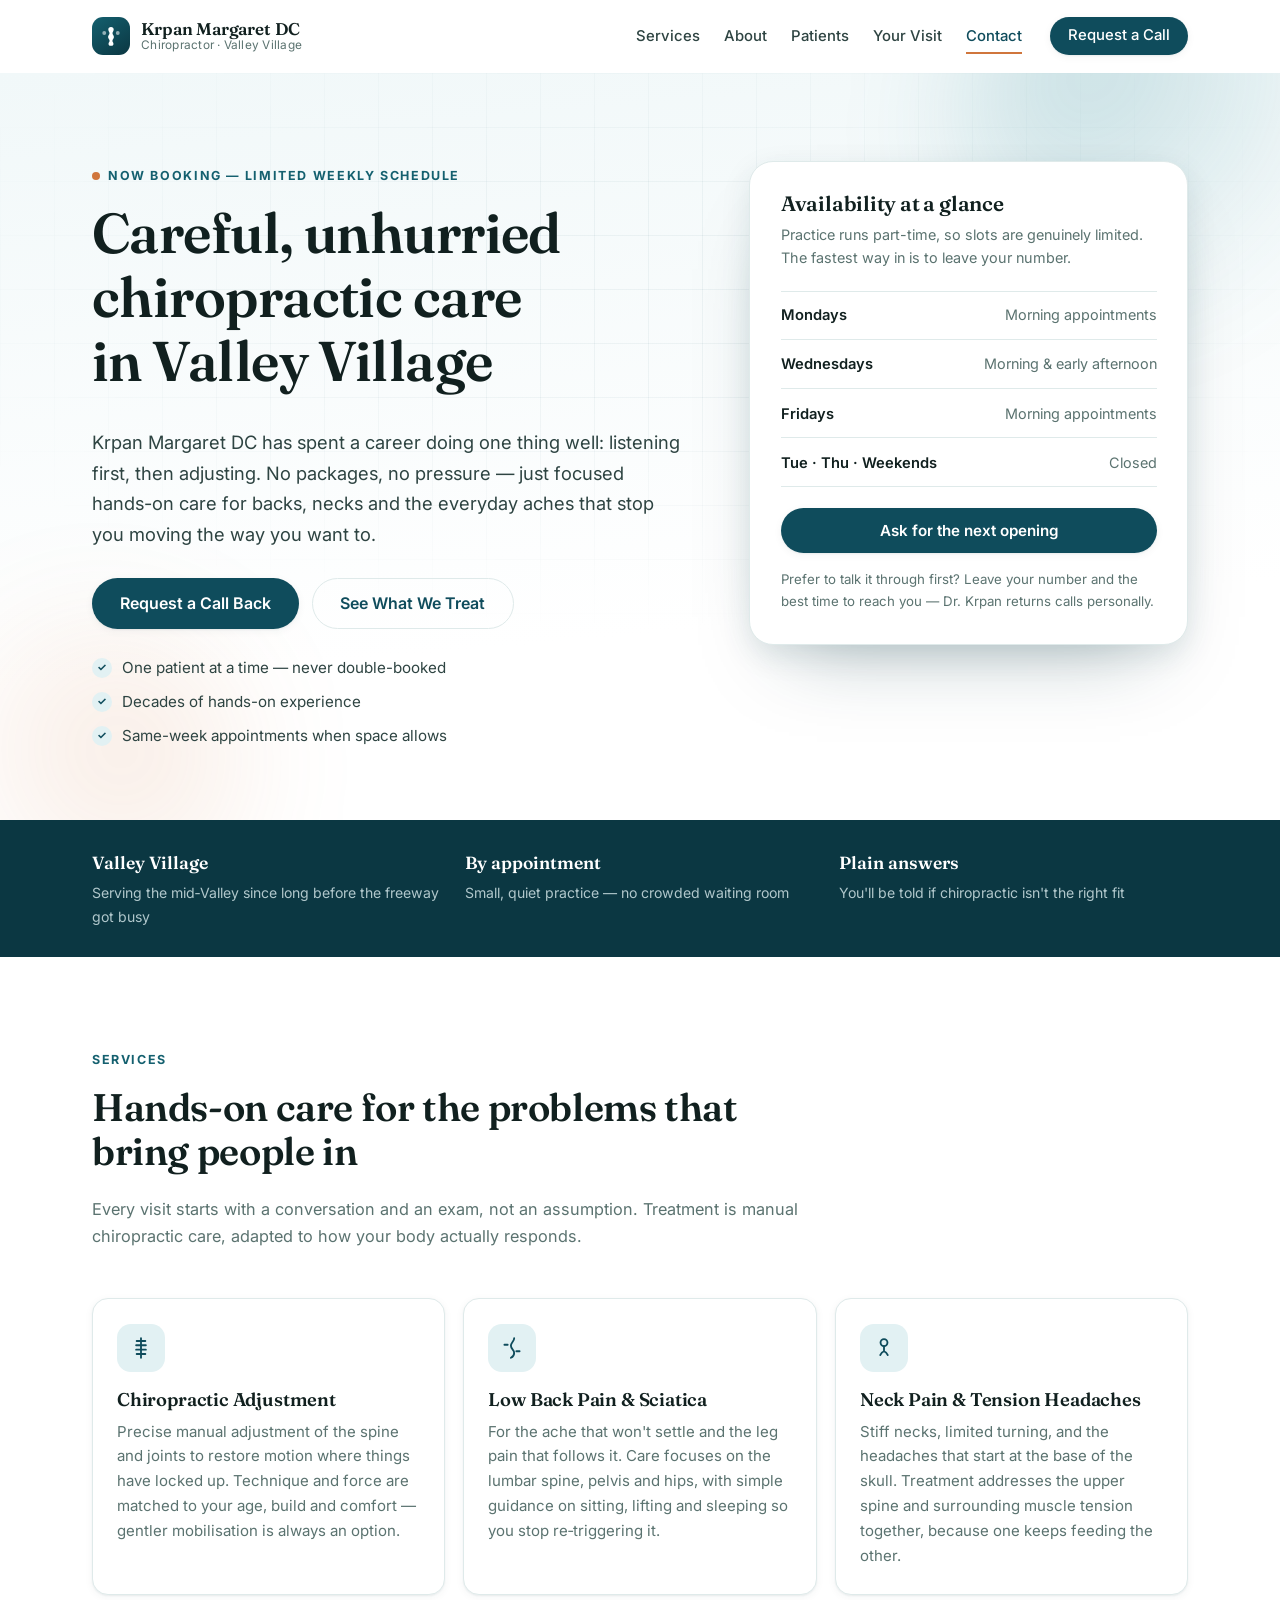
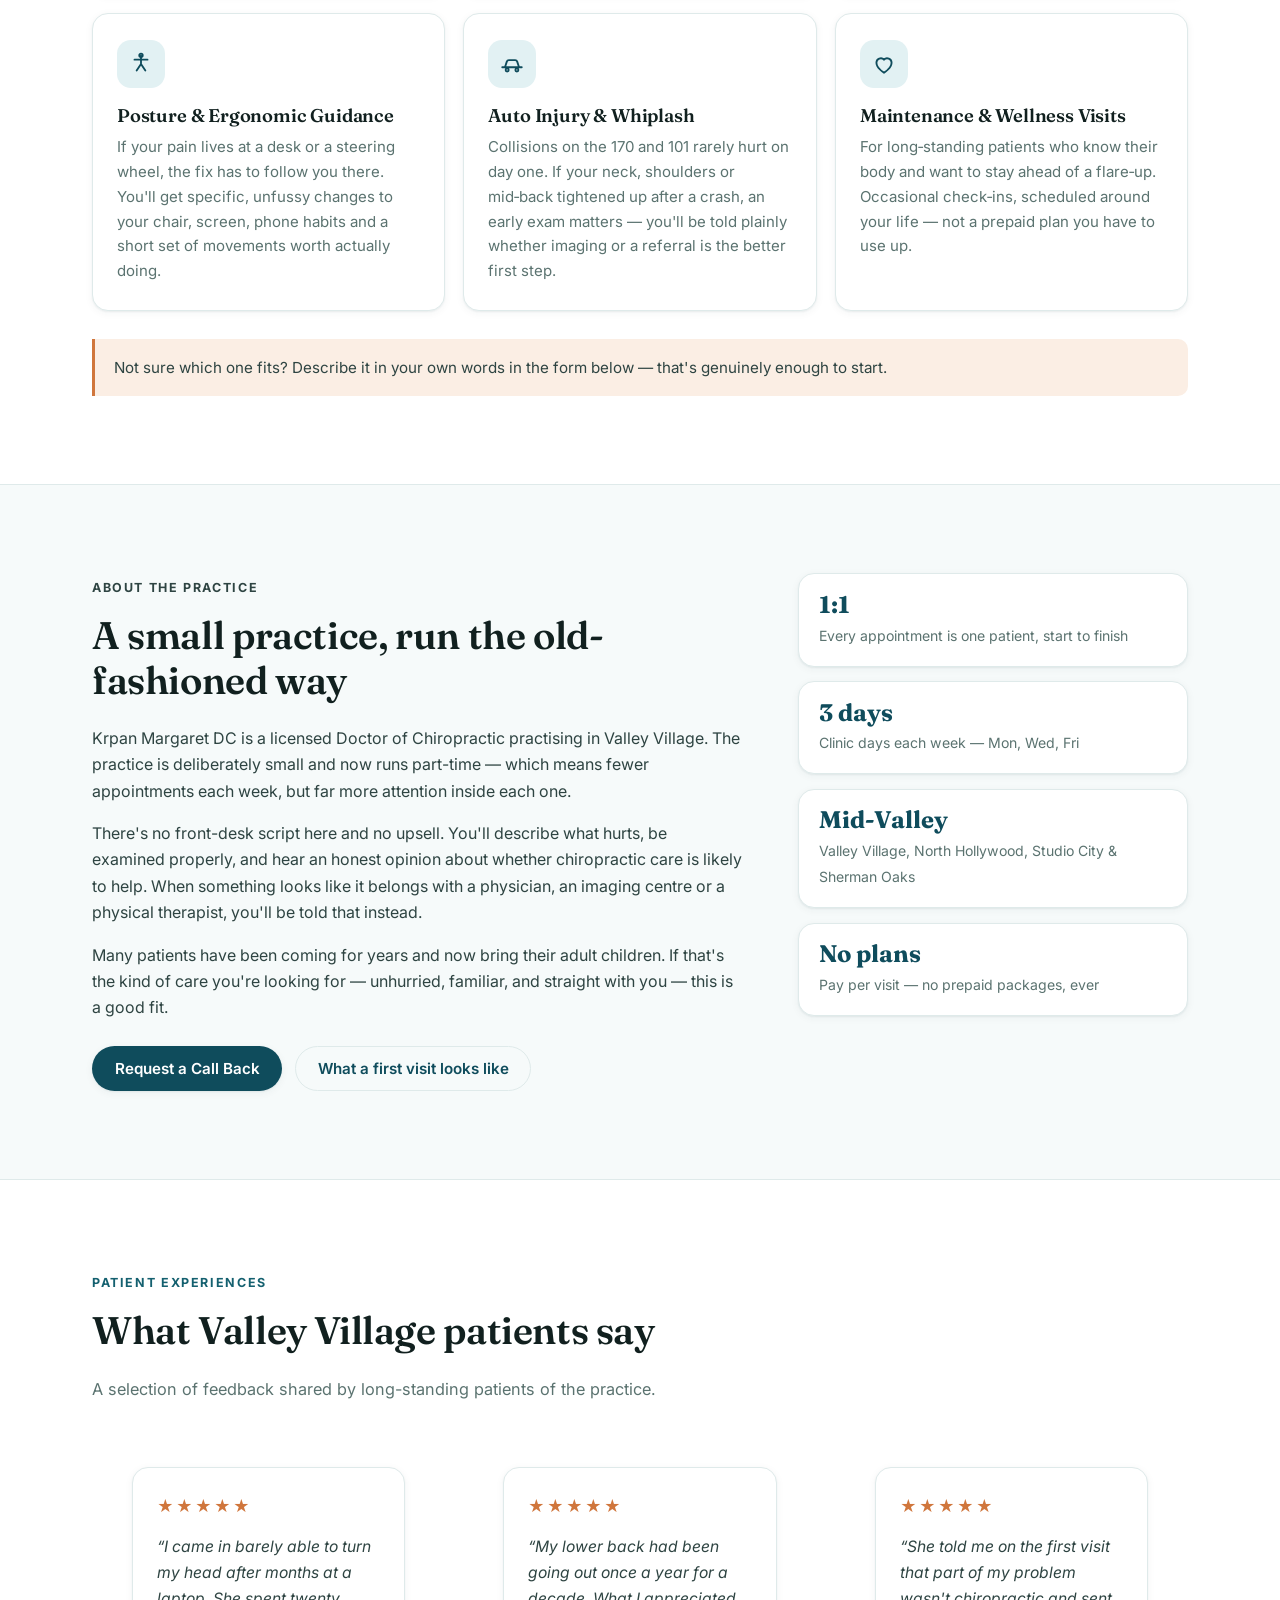
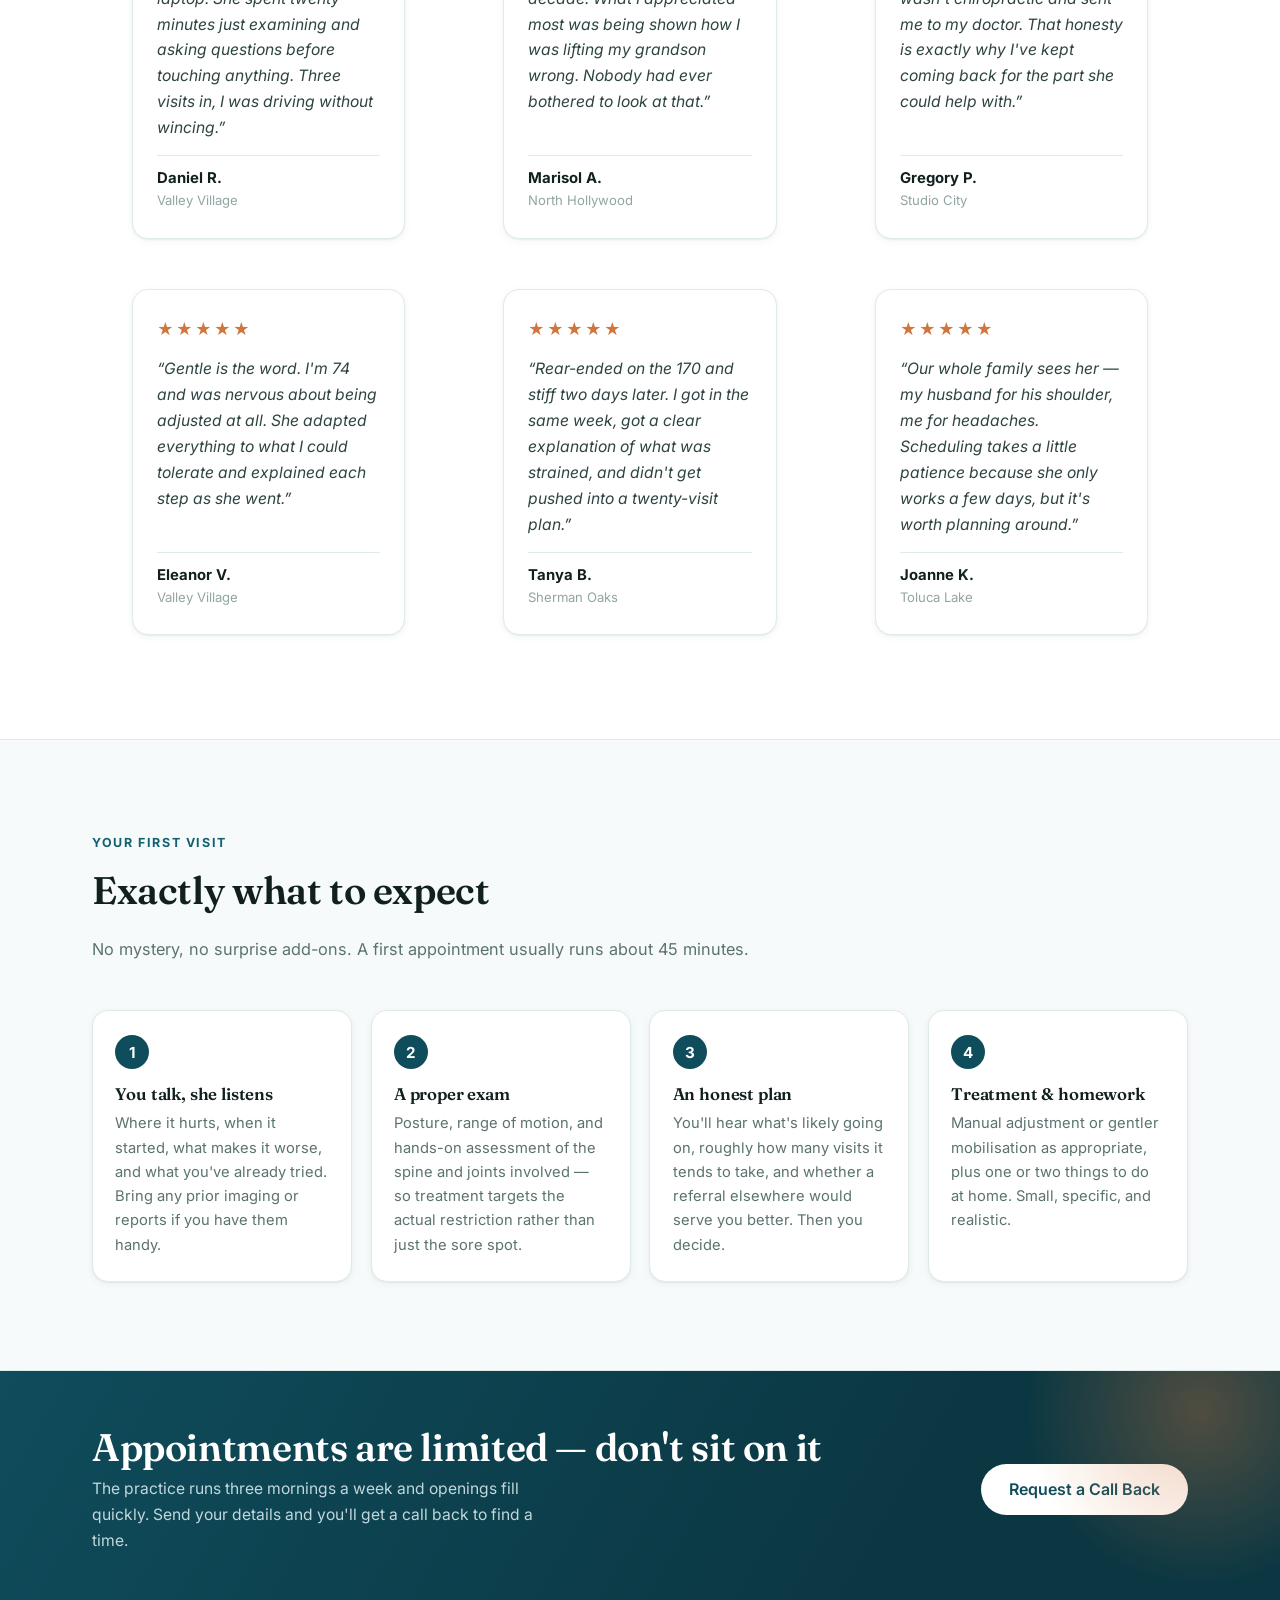
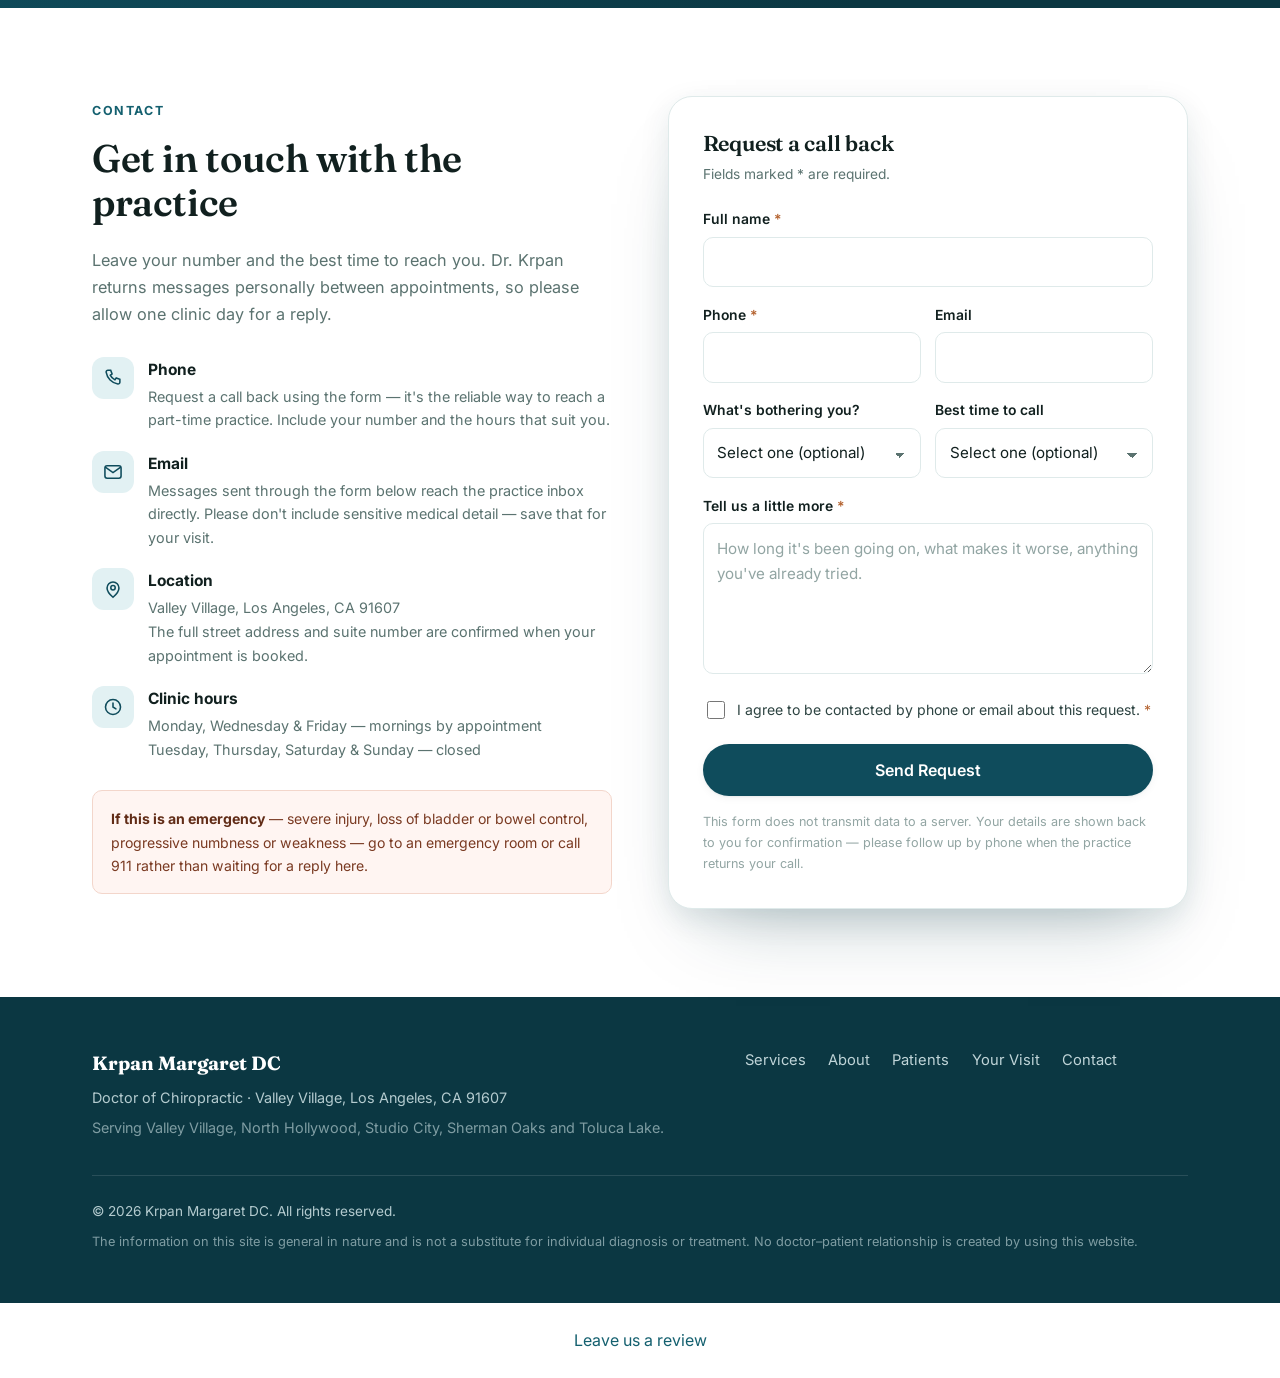
<file: index.html>
<!DOCTYPE html>
<html lang="en">
<head>
<meta charset="utf-8" />
<meta name="viewport" content="width=device-width, initial-scale=1" />
<title>Krpan Margaret DC — Chiropractor in Valley Village, CA</title>
<meta name="description" content="Krpan Margaret DC is a chiropractor serving Valley Village, CA. Personal, unhurried chiropractic care for back pain, neck pain, sciatica and posture — by appointment on a limited weekly schedule." />
<meta name="author" content="Krpan Margaret DC" />
<meta name="theme-color" content="#0f4c5c" />
<link rel="canonical" href="https://krpanmargaretdc.com/" />

<meta property="og:type" content="website" />
<meta property="og:title" content="Krpan Margaret DC — Chiropractor in Valley Village, CA" />
<meta property="og:description" content="Personal, unhurried chiropractic care in Valley Village. Back pain, neck pain, sciatica and posture care — by appointment." />
<meta property="og:url" content="https://krpanmargaretdc.com/" />
<meta property="og:locale" content="en_US" />
<meta name="twitter:card" content="summary" />
<meta name="twitter:title" content="Krpan Margaret DC — Chiropractor in Valley Village, CA" />
<meta name="twitter:description" content="Personal, unhurried chiropractic care in Valley Village. By appointment, limited weekly schedule." />

<link rel="icon" href="favicon.svg" type="image/svg+xml" />
<link rel="apple-touch-icon" href="favicon.svg" />
<link rel="preconnect" href="https://fonts.googleapis.com" />
<link rel="preconnect" href="https://fonts.gstatic.com" crossorigin />
<link href="https://fonts.googleapis.com/css2?family=Fraunces:opsz,wght@9..144,500;9..144,600&family=Inter:wght@400;500;600;700&display=swap" rel="stylesheet" />
<link rel="stylesheet" href="styles.css" />

<script type="application/ld+json">
{
  "@context": "https://schema.org",
  "@type": "Chiropractic",
  "name": "Krpan Margaret DC",
  "description": "Chiropractic care in Valley Village, California. Personal, unhurried treatment for back pain, neck pain, sciatica and posture, by appointment.",
  "medicalSpecialty": "Chiropractic",
  "areaServed": [
    { "@type": "Place", "name": "Valley Village, Los Angeles, CA" },
    { "@type": "Place", "name": "North Hollywood, CA" },
    { "@type": "Place", "name": "Studio City, CA" },
    { "@type": "Place", "name": "Sherman Oaks, CA" },
    { "@type": "Place", "name": "Toluca Lake, CA" }
  ],
  "address": {
    "@type": "PostalAddress",
    "addressLocality": "Valley Village",
    "addressRegion": "CA",
    "addressCountry": "US"
  },
  "availableService": [
    { "@type": "MedicalTherapy", "name": "Chiropractic adjustment" },
    { "@type": "MedicalTherapy", "name": "Back pain and sciatica care" },
    { "@type": "MedicalTherapy", "name": "Neck pain and headache care" },
    { "@type": "MedicalTherapy", "name": "Posture and ergonomic guidance" },
    { "@type": "MedicalTherapy", "name": "Auto injury and whiplash care" },
    { "@type": "MedicalTherapy", "name": "Maintenance and wellness visits" }
  ]
}
</script>
</head>
<body>

<a class="skip-link" href="#main">Skip to main content</a>

<header class="site-header" id="siteHeader">
  <div class="wrap header-inner">
    <a class="brand" href="#top" aria-label="Krpan Margaret DC — home">
      <span class="brand-mark" aria-hidden="true">
        <svg viewBox="0 0 32 32" role="presentation" focusable="false">
          <path d="M16 4c2.4 0 3.6 1.5 3.6 3.2 0 2-1.6 3-1.6 5.1 0 2 1.9 2.7 1.9 5s-2 3-2 5.1c0 1.8 1.4 2.6 1.4 4.1 0 1.6-1.3 2.5-3.3 2.5s-3.3-.9-3.3-2.5c0-1.5 1.4-2.3 1.4-4.1 0-2.1-2-2.8-2-5.1s1.9-3 1.9-5c0-2.1-1.6-3.1-1.6-5.1C12.4 5.5 13.6 4 16 4z" fill="currentColor"/>
          <circle cx="7" cy="12" r="2.6" fill="currentColor" opacity=".55"/>
          <circle cx="25" cy="12" r="2.6" fill="currentColor" opacity=".55"/>
        </svg>
      </span>
      <span class="brand-text">
        <strong>Krpan Margaret DC</strong>
        <small>Chiropractor · Valley Village</small>
      </span>
    </a>

    <nav class="nav" id="nav" aria-label="Main navigation">
      <a href="#services">Services</a>
      <a href="#about">About</a>
      <a href="#testimonials">Patients</a>
      <a href="#visit">Your Visit</a>
      <a href="#contact">Contact</a>
      <a class="btn btn-primary btn-sm nav-cta" href="#contact">Request a Call</a>
    </nav>

    <button class="nav-toggle" id="navToggle" type="button" aria-expanded="false" aria-controls="nav" aria-label="Open navigation menu">
      <span></span><span></span><span></span>
    </button>
  </div>
</header>

<main id="main">

  <!-- HERO -->
  <section class="hero" id="top">
    <div class="hero-bg" aria-hidden="true">
      <span class="orb orb-1"></span>
      <span class="orb orb-2"></span>
      <span class="grid-lines"></span>
    </div>
    <div class="wrap hero-inner">
      <div class="hero-copy">
        <p class="eyebrow"><span class="pulse" aria-hidden="true"></span> Now booking — limited weekly schedule</p>
        <h1>Careful, unhurried chiropractic care in&nbsp;Valley&nbsp;Village</h1>
        <p class="lede">
          Krpan Margaret DC has spent a career doing one thing well: listening first, then adjusting.
          No packages, no pressure — just focused hands-on care for backs, necks and the everyday aches
          that stop you moving the way you want to.
        </p>
        <div class="hero-actions">
          <a class="btn btn-primary btn-lg" href="#contact">Request a Call Back</a>
          <a class="btn btn-ghost btn-lg" href="#services">See What We Treat</a>
        </div>
        <ul class="hero-points">
          <li><span aria-hidden="true">✓</span> One patient at a time — never double-booked</li>
          <li><span aria-hidden="true">✓</span> Decades of hands-on experience</li>
          <li><span aria-hidden="true">✓</span> Same-week appointments when space allows</li>
        </ul>
      </div>

      <aside class="hero-card" aria-label="Appointment availability">
        <div class="card-head">
          <h2>Availability at a glance</h2>
          <p>Practice runs part-time, so slots are genuinely limited. The fastest way in is to leave your number.</p>
        </div>
        <dl class="avail">
          <div><dt>Mondays</dt><dd>Morning appointments</dd></div>
          <div><dt>Wednesdays</dt><dd>Morning &amp; early afternoon</dd></div>
          <div><dt>Fridays</dt><dd>Morning appointments</dd></div>
          <div><dt>Tue · Thu · Weekends</dt><dd class="muted">Closed</dd></div>
        </dl>
        <a class="btn btn-primary btn-block" href="#contact">Ask for the next opening</a>
        <p class="card-foot">Prefer to talk it through first? Leave your number and the best time to reach you — Dr.&nbsp;Krpan returns calls personally.</p>
      </aside>
    </div>
  </section>

  <!-- TRUST STRIP -->
  <section class="strip" aria-label="Practice highlights">
    <div class="wrap strip-inner">
      <div><strong>Valley Village</strong><span>Serving the mid‑Valley since long before the freeway got busy</span></div>
      <div><strong>By appointment</strong><span>Small, quiet practice — no crowded waiting room</span></div>
      <div><strong>Plain answers</strong><span>You'll be told if chiropractic isn't the right fit</span></div>
    </div>
  </section>

  <!-- SERVICES -->
  <section class="section" id="services">
    <div class="wrap">
      <header class="section-head">
        <p class="eyebrow">Services</p>
        <h2>Hands-on care for the problems that bring people in</h2>
        <p class="section-sub">Every visit starts with a conversation and an exam, not an assumption. Treatment is manual chiropractic care, adapted to how your body actually responds.</p>
      </header>

      <div class="cards">
        <article class="card service">
          <span class="ico" aria-hidden="true">
            <svg viewBox="0 0 24 24" fill="none" stroke="currentColor" stroke-width="1.7" stroke-linecap="round"><path d="M12 3v18"/><path d="M8 5.5h8M7.5 9.5h9M7.5 13.5h9M8 17.5h8"/></svg>
          </span>
          <h3>Chiropractic Adjustment</h3>
          <p>Precise manual adjustment of the spine and joints to restore motion where things have locked up. Technique and force are matched to your age, build and comfort — gentler mobilisation is always an option.</p>
        </article>

        <article class="card service">
          <span class="ico" aria-hidden="true">
            <svg viewBox="0 0 24 24" fill="none" stroke="currentColor" stroke-width="1.7" stroke-linecap="round"><path d="M14 3c0 3-3 4-3 7s3 3.5 3 6.5S11 21 11 21"/><path d="M5 9h3M16 15h3"/></svg>
          </span>
          <h3>Low Back Pain &amp; Sciatica</h3>
          <p>For the ache that won't settle and the leg pain that follows it. Care focuses on the lumbar spine, pelvis and hips, with simple guidance on sitting, lifting and sleeping so you stop re‑triggering it.</p>
        </article>

        <article class="card service">
          <span class="ico" aria-hidden="true">
            <svg viewBox="0 0 24 24" fill="none" stroke="currentColor" stroke-width="1.7" stroke-linecap="round"><circle cx="12" cy="7" r="3.2"/><path d="M12 10.2V15M8.5 18.5c1-2 2.2-3 3.5-3.5 1.3.5 2.5 1.5 3.5 3.5"/></svg>
          </span>
          <h3>Neck Pain &amp; Tension Headaches</h3>
          <p>Stiff necks, limited turning, and the headaches that start at the base of the skull. Treatment addresses the upper spine and surrounding muscle tension together, because one keeps feeding the other.</p>
        </article>

        <article class="card service">
          <span class="ico" aria-hidden="true">
            <svg viewBox="0 0 24 24" fill="none" stroke="currentColor" stroke-width="1.7" stroke-linecap="round"><path d="M12 4v8M12 12l4 6M12 12l-4 6"/><circle cx="12" cy="4" r="1.6"/><path d="M6 8h12"/></svg>
          </span>
          <h3>Posture &amp; Ergonomic Guidance</h3>
          <p>If your pain lives at a desk or a steering wheel, the fix has to follow you there. You'll get specific, unfussy changes to your chair, screen, phone habits and a short set of movements worth actually doing.</p>
        </article>

        <article class="card service">
          <span class="ico" aria-hidden="true">
            <svg viewBox="0 0 24 24" fill="none" stroke="currentColor" stroke-width="1.7" stroke-linecap="round"><path d="M3 15h18M5.5 15l1.7-5.2A2 2 0 0 1 9.1 8.4h5.8a2 2 0 0 1 1.9 1.4L18.5 15"/><circle cx="7.5" cy="17.5" r="1.4"/><circle cx="16.5" cy="17.5" r="1.4"/></svg>
          </span>
          <h3>Auto Injury &amp; Whiplash</h3>
          <p>Collisions on the 170 and 101 rarely hurt on day one. If your neck, shoulders or mid‑back tightened up after a crash, an early exam matters — you'll be told plainly whether imaging or a referral is the better first step.</p>
        </article>

        <article class="card service">
          <span class="ico" aria-hidden="true">
            <svg viewBox="0 0 24 24" fill="none" stroke="currentColor" stroke-width="1.7" stroke-linecap="round"><path d="M12 20s-7-4.4-7-9.2A4.1 4.1 0 0 1 12 8a4.1 4.1 0 0 1 7 2.8C19 15.6 12 20 12 20z"/></svg>
          </span>
          <h3>Maintenance &amp; Wellness Visits</h3>
          <p>For long‑standing patients who know their body and want to stay ahead of a flare‑up. Occasional check‑ins, scheduled around your life — not a prepaid plan you have to use up.</p>
        </article>
      </div>

      <p class="services-note">
        Not sure which one fits? Describe it in your own words in the form below — that's genuinely enough to start.
      </p>
    </div>
  </section>

  <!-- ABOUT -->
  <section class="section section-alt" id="about">
    <div class="wrap about-grid">
      <div class="about-copy">
        <p class="eyebrow">About the practice</p>
        <h2>A small practice, run the old-fashioned way</h2>
        <p>
          Krpan Margaret DC is a licensed Doctor of Chiropractic practising in Valley Village. The practice is
          deliberately small and now runs part-time — which means fewer appointments each week, but far more
          attention inside each one.
        </p>
        <p>
          There's no front-desk script here and no upsell. You'll describe what hurts, be examined properly, and
          hear an honest opinion about whether chiropractic care is likely to help. When something looks like it
          belongs with a physician, an imaging centre or a physical therapist, you'll be told that instead.
        </p>
        <p>
          Many patients have been coming for years and now bring their adult children. If that's the kind of
          care you're looking for — unhurried, familiar, and straight with you — this is a good fit.
        </p>
        <div class="about-actions">
          <a class="btn btn-primary" href="#contact">Request a Call Back</a>
          <a class="btn btn-ghost" href="#visit">What a first visit looks like</a>
        </div>
      </div>

      <ul class="stat-list">
        <li><strong>1:1</strong><span>Every appointment is one patient, start to finish</span></li>
        <li><strong>3 days</strong><span>Clinic days each week — Mon, Wed, Fri</span></li>
        <li><strong>Mid‑Valley</strong><span>Valley Village, North Hollywood, Studio City &amp; Sherman Oaks</span></li>
        <li><strong>No plans</strong><span>Pay per visit — no prepaid packages, ever</span></li>
      </ul>
    </div>
  </section>

  <!-- TESTIMONIALS -->
  <section class="section" id="testimonials">
    <div class="wrap">
      <header class="section-head">
        <p class="eyebrow">Patient experiences</p>
        <h2>What Valley Village patients say</h2>
        <p class="section-sub">A selection of feedback shared by long-standing patients of the practice.</p>
      </header>

      <div class="cards quotes">
        <figure class="card quote">
          <div class="stars" role="img" aria-label="Rated 5 out of 5"><span>★★★★★</span></div>
          <blockquote><p>“I came in barely able to turn my head after months at a laptop. She spent twenty minutes just examining and asking questions before touching anything. Three visits in, I was driving without wincing.”</p></blockquote>
          <figcaption><strong>Daniel R.</strong><span>Valley Village</span></figcaption>
        </figure>

        <figure class="card quote">
          <div class="stars" role="img" aria-label="Rated 5 out of 5"><span>★★★★★</span></div>
          <blockquote><p>“My lower back had been going out once a year for a decade. What I appreciated most was being shown how I was lifting my grandson wrong. Nobody had ever bothered to look at that.”</p></blockquote>
          <figcaption><strong>Marisol A.</strong><span>North Hollywood</span></figcaption>
        </figure>

        <figure class="card quote">
          <div class="stars" role="img" aria-label="Rated 5 out of 5"><span>★★★★★</span></div>
          <blockquote><p>“She told me on the first visit that part of my problem wasn't chiropractic and sent me to my doctor. That honesty is exactly why I've kept coming back for the part she could help with.”</p></blockquote>
          <figcaption><strong>Gregory P.</strong><span>Studio City</span></figcaption>
        </figure>

        <figure class="card quote">
          <div class="stars" role="img" aria-label="Rated 5 out of 5"><span>★★★★★</span></div>
          <blockquote><p>“Gentle is the word. I'm 74 and was nervous about being adjusted at all. She adapted everything to what I could tolerate and explained each step as she went.”</p></blockquote>
          <figcaption><strong>Eleanor V.</strong><span>Valley Village</span></figcaption>
        </figure>

        <figure class="card quote">
          <div class="stars" role="img" aria-label="Rated 5 out of 5"><span>★★★★★</span></div>
          <blockquote><p>“Rear-ended on the 170 and stiff two days later. I got in the same week, got a clear explanation of what was strained, and didn't get pushed into a twenty-visit plan.”</p></blockquote>
          <figcaption><strong>Tanya B.</strong><span>Sherman Oaks</span></figcaption>
        </figure>

        <figure class="card quote">
          <div class="stars" role="img" aria-label="Rated 5 out of 5"><span>★★★★★</span></div>
          <blockquote><p>“Our whole family sees her — my husband for his shoulder, me for headaches. Scheduling takes a little patience because she only works a few days, but it's worth planning around.”</p></blockquote>
          <figcaption><strong>Joanne K.</strong><span>Toluca Lake</span></figcaption>
        </figure>
      </div>
    </div>
  </section>

  <!-- YOUR VISIT -->
  <section class="section section-alt" id="visit">
    <div class="wrap">
      <header class="section-head">
        <p class="eyebrow">Your first visit</p>
        <h2>Exactly what to expect</h2>
        <p class="section-sub">No mystery, no surprise add-ons. A first appointment usually runs about 45 minutes.</p>
      </header>

      <ol class="steps">
        <li>
          <span class="step-num" aria-hidden="true">1</span>
          <h3>You talk, she listens</h3>
          <p>Where it hurts, when it started, what makes it worse, and what you've already tried. Bring any prior imaging or reports if you have them handy.</p>
        </li>
        <li>
          <span class="step-num" aria-hidden="true">2</span>
          <h3>A proper exam</h3>
          <p>Posture, range of motion, and hands-on assessment of the spine and joints involved — so treatment targets the actual restriction rather than just the sore spot.</p>
        </li>
        <li>
          <span class="step-num" aria-hidden="true">3</span>
          <h3>An honest plan</h3>
          <p>You'll hear what's likely going on, roughly how many visits it tends to take, and whether a referral elsewhere would serve you better. Then you decide.</p>
        </li>
        <li>
          <span class="step-num" aria-hidden="true">4</span>
          <h3>Treatment &amp; homework</h3>
          <p>Manual adjustment or gentler mobilisation as appropriate, plus one or two things to do at home. Small, specific, and realistic.</p>
        </li>
      </ol>
    </div>
  </section>

  <!-- CTA BAND -->
  <section class="cta-band" aria-label="Request an appointment">
    <div class="wrap cta-inner">
      <div>
        <h2>Appointments are limited — don't sit on it</h2>
        <p>The practice runs three mornings a week and openings fill quickly. Send your details and you'll get a call back to find a time.</p>
      </div>
      <a class="btn btn-invert btn-lg" href="#contact">Request a Call Back</a>
    </div>
  </section>

  <!-- CONTACT -->
  <section class="section" id="contact">
    <div class="wrap contact-grid">
      <div class="contact-info">
        <p class="eyebrow">Contact</p>
        <h2>Get in touch with the practice</h2>
        <p class="section-sub">Leave your number and the best time to reach you. Dr. Krpan returns messages personally between appointments, so please allow one clinic day for a reply.</p>

        <ul class="contact-list">
          <li>
            <span class="ci" aria-hidden="true">
              <svg viewBox="0 0 24 24" fill="none" stroke="currentColor" stroke-width="1.7" stroke-linecap="round"><path d="M6.5 3.5h3l1.5 4-2 1.4a11 11 0 0 0 5.1 5.1l1.4-2 4 1.5v3a2 2 0 0 1-2.2 2A15.5 15.5 0 0 1 4.5 5.7 2 2 0 0 1 6.5 3.5z"/></svg>
            </span>
            <div>
              <strong>Phone</strong>
              <p>Request a call back using the form — it's the reliable way to reach a part-time practice. Include your number and the hours that suit you.</p>
            </div>
          </li>
          <li>
            <span class="ci" aria-hidden="true">
              <svg viewBox="0 0 24 24" fill="none" stroke="currentColor" stroke-width="1.7" stroke-linecap="round"><rect x="3.2" y="5.2" width="17.6" height="13.6" rx="2.4"/><path d="M4 7l8 5.6L20 7"/></svg>
            </span>
            <div>
              <strong>Email</strong>
              <p>Messages sent through the form below reach the practice inbox directly. Please don't include sensitive medical detail — save that for your visit.</p>
            </div>
          </li>
          <li>
            <span class="ci" aria-hidden="true">
              <svg viewBox="0 0 24 24" fill="none" stroke="currentColor" stroke-width="1.7" stroke-linecap="round"><path d="M12 21s-6.5-5.6-6.5-10.2A6.5 6.5 0 0 1 12 4.3a6.5 6.5 0 0 1 6.5 6.5C18.5 15.4 12 21 12 21z"/><circle cx="12" cy="10.6" r="2.4"/></svg>
            </span>
            <div>
              <strong>Location</strong>
              <p>Valley Village, Los Angeles, CA 91607<br />
              The full street address and suite number are confirmed when your appointment is booked.</p>
            </div>
          </li>
          <li>
            <span class="ci" aria-hidden="true">
              <svg viewBox="0 0 24 24" fill="none" stroke="currentColor" stroke-width="1.7" stroke-linecap="round"><circle cx="12" cy="12" r="8.2"/><path d="M12 7.6V12l3.2 2"/></svg>
            </span>
            <div>
              <strong>Clinic hours</strong>
              <p>Monday, Wednesday &amp; Friday — mornings by appointment<br />
              Tuesday, Thursday, Saturday &amp; Sunday — closed</p>
            </div>
          </li>
        </ul>

        <p class="urgent-note">
          <strong>If this is an emergency</strong> — severe injury, loss of bladder or bowel control, progressive
          numbness or weakness — go to an emergency room or call 911 rather than waiting for a reply here.
        </p>
      </div>

      <div class="form-card">
        <h3>Request a call back</h3>
        <p class="form-intro">Fields marked <span aria-hidden="true">*</span> are required.</p>

        <form id="contactForm" novalidate>
          <div class="field">
            <label for="name">Full name <span class="req" aria-hidden="true">*</span></label>
            <input type="text" id="name" name="name" autocomplete="name" required aria-describedby="err-name" />
            <p class="err" id="err-name" hidden>Please enter your name.</p>
          </div>

          <div class="field-row">
            <div class="field">
              <label for="phone">Phone <span class="req" aria-hidden="true">*</span></label>
              <input type="tel" id="phone" name="phone" autocomplete="tel" inputmode="tel" required aria-describedby="err-phone" />
              <p class="err" id="err-phone" hidden>Please enter a phone number we can reach you on.</p>
            </div>
            <div class="field">
              <label for="email">Email</label>
              <input type="email" id="email" name="email" autocomplete="email" aria-describedby="err-email" />
              <p class="err" id="err-email" hidden>Please check this email address.</p>
            </div>
          </div>

          <div class="field-row">
            <div class="field">
              <label for="reason">What's bothering you?</label>
              <select id="reason" name="reason">
                <option value="">Select one (optional)</option>
                <option>Low back pain or sciatica</option>
                <option>Neck pain or headaches</option>
                <option>Posture / desk-related pain</option>
                <option>After a car accident</option>
                <option>Maintenance or wellness visit</option>
                <option>Something else</option>
              </select>
            </div>
            <div class="field">
              <label for="besttime">Best time to call</label>
              <select id="besttime" name="besttime">
                <option value="">Select one (optional)</option>
                <option>Early morning (8–10am)</option>
                <option>Late morning (10am–12pm)</option>
                <option>Afternoon (12–4pm)</option>
                <option>Evening (4–7pm)</option>
              </select>
            </div>
          </div>

          <div class="field">
            <label for="message">Tell us a little more <span class="req" aria-hidden="true">*</span></label>
            <textarea id="message" name="message" rows="5" required aria-describedby="err-message" placeholder="How long it's been going on, what makes it worse, anything you've already tried."></textarea>
            <p class="err" id="err-message" hidden>Please add a short note so we know how to help.</p>
          </div>

          <div class="field check">
            <input type="checkbox" id="consent" name="consent" required aria-describedby="err-consent" />
            <label for="consent">I agree to be contacted by phone or email about this request. <span class="req" aria-hidden="true">*</span></label>
            <p class="err" id="err-consent" hidden>Please confirm we may contact you.</p>
          </div>

          <button class="btn btn-primary btn-block btn-lg" type="submit">Send Request</button>

          <p class="status" id="formStatus" role="status" aria-live="polite"></p>
          <p class="form-note">This form does not transmit data to a server. Your details are shown back to you for confirmation — please follow up by phone when the practice returns your call.</p>
        </form>
      </div>
    </div>
  </section>
</main>

<footer class="site-footer">
  <div class="wrap footer-inner">
    <div class="footer-brand">
      <strong>Krpan Margaret DC</strong>
      <p>Doctor of Chiropractic · Valley Village, Los Angeles, CA 91607</p>
      <p class="tiny">Serving Valley Village, North Hollywood, Studio City, Sherman Oaks and Toluca Lake.</p>
    </div>
    <nav class="footer-nav" aria-label="Footer navigation">
      <a href="#services">Services</a>
      <a href="#about">About</a>
      <a href="#testimonials">Patients</a>
      <a href="#visit">Your Visit</a>
      <a href="#contact">Contact</a>
    </nav>
    <p class="footer-legal">
      <span>&copy; <span id="year">2026</span> Krpan Margaret DC. All rights reserved.</span>
      <span class="tiny">The information on this site is general in nature and is not a substitute for individual diagnosis or treatment. No doctor–patient relationship is created by using this website.</span>
    </p>
  </div>
</footer>

<a class="call-fab" href="#contact" aria-label="Request a call back">
  <svg viewBox="0 0 24 24" fill="none" stroke="currentColor" stroke-width="1.8" stroke-linecap="round" aria-hidden="true"><path d="M6.5 3.5h3l1.5 4-2 1.4a11 11 0 0 0 5.1 5.1l1.4-2 4 1.5v3a2 2 0 0 1-2.2 2A15.5 15.5 0 0 1 4.5 5.7 2 2 0 0 1 6.5 3.5z"/></svg>
  <span>Request a Call</span>
</a>

<script src="script.js"></script>
<script src="https://vision.leadrai.com/widget/loader.js" data-lv-widget data-kind="chatbot" data-widget="8f7929c3-c810-48a7-90f3-0d31b8659f4e" async></script>
<script src="https://vision.leadrai.com/widget/loader.js" data-lv-widget data-kind="voice" data-widget="c9bb933a-06be-4e27-8e75-9454fd01cf9c" async></script>
<script defer src="https://static.cloudflareinsights.com/beacon.min.js" data-cf-beacon='{"token": "0a932598fc5b4cc9baf156d875620bd1"}'></script>
<script defer data-lv-track src="https://vision.leadrai.com/api/forms/a54e073b55d7a910ba1d997fd59e5d40/t.js"></script>
<p data-lv-review="1" style="text-align:center;margin:24px 0"><a href="/review">Leave us a review</a></p>
</body>
</html>
</file>
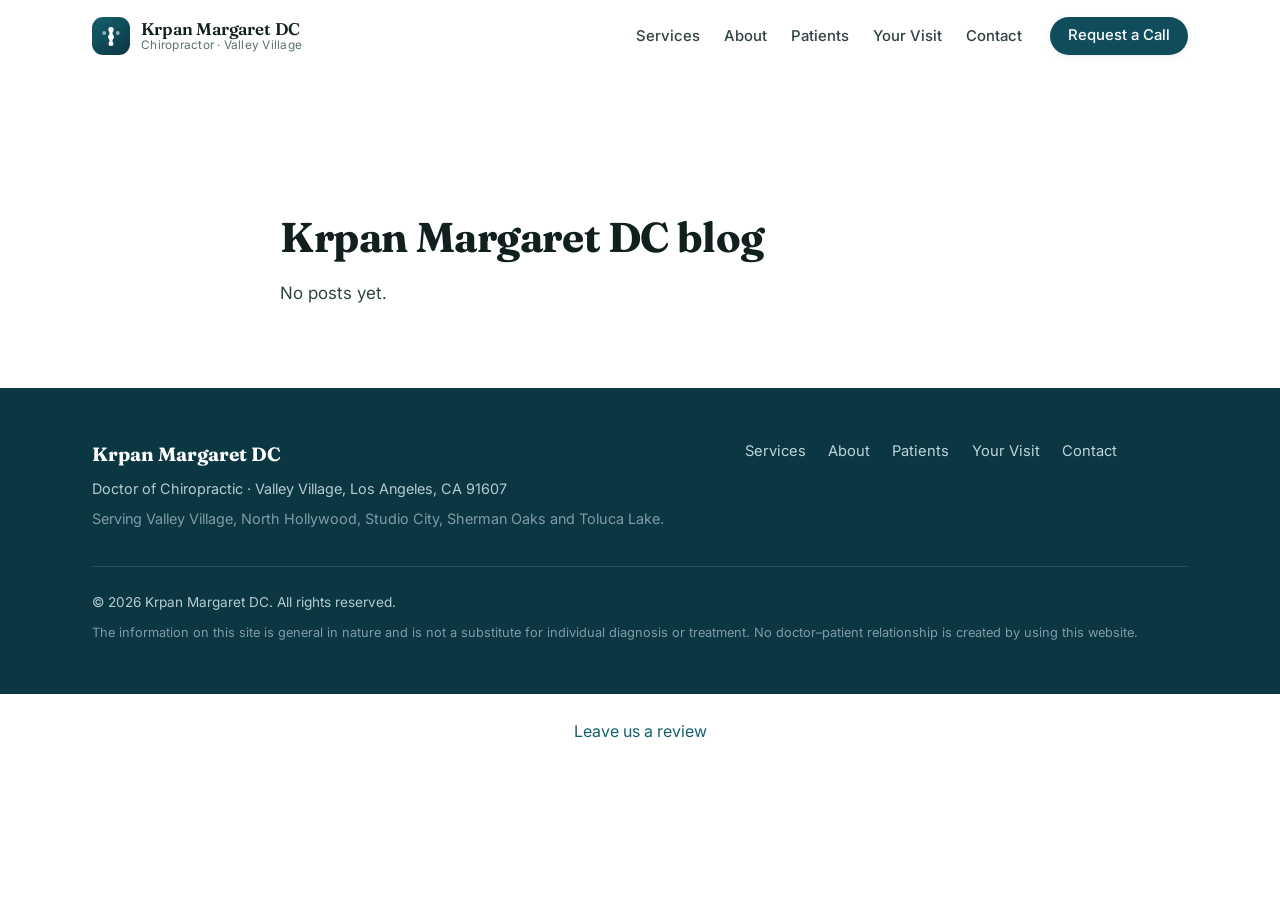
<file: blog/index.html>
<!doctype html>
<html lang="en">
<head>
<meta charset="utf-8">
<meta name="viewport" content="width=device-width, initial-scale=1">
<meta name="theme-color" content="#0f4c5c">
<link rel="icon" href="/favicon.svg" type="image/svg+xml">
<link rel="apple-touch-icon" href="/favicon.svg">
<link rel="preconnect" href="https://fonts.googleapis.com/">
<link rel="preconnect" href="https://fonts.gstatic.com/" crossorigin>
<link rel="stylesheet" href="https://fonts.googleapis.com/css2?family=Fraunces:opsz,wght@9..144,500;9..144,600&amp;family=Inter:wght@400;500;600;700&amp;display=swap">
<link rel="stylesheet" href="/styles.css">
<script src="/script.js"></script>
<title>Blog | Krpan Margaret DC</title>
<meta name="description" content="Articles and answers from Krpan Margaret DC.">
<link rel="canonical" href="https://www.margaretkrpan.com/blog/">
<meta property="og:type" content="article">
<meta property="og:title" content="Blog | Krpan Margaret DC">
<meta property="og:description" content="Articles and answers from Krpan Margaret DC.">
<meta property="og:url" content="https://www.margaretkrpan.com/blog/">
<style>.lv-blog{box-sizing:border-box;max-width:760px;margin:0 auto;padding:clamp(96px,12vw,140px) 20px 64px;line-height:1.7;font-size:1.0625rem}.lv-blog h1{font-size:clamp(1.9rem,4vw,2.6rem);line-height:1.2;font-weight:700;margin:0 0 16px}.lv-blog h2{font-size:1.5rem;line-height:1.3;font-weight:700;margin:40px 0 12px}.lv-blog h3{font-size:1.15rem;line-height:1.4;font-weight:600;margin:24px 0 8px}.lv-blog p{margin:0 0 16px}.lv-blog ul{list-style:disc;padding-left:1.4em;margin:0 0 16px}.lv-blog li{margin:0 0 8px}.lv-blog a{color:inherit;text-decoration:underline;text-underline-offset:2px}.lv-blog__answer{font-size:1.15em}.lv-blog__meta,.lv-blog__crumbs{opacity:.75;font-size:.9em}.lv-blog__cta{margin-top:40px;padding:24px;border:1px solid currentColor;border-radius:8px}.lv-blog .lv-blog__list{list-style:none;padding:0}.lv-blog__list li{margin:0 0 28px}</style>
<script type="application/ld+json">{"@context":"https://schema.org","@graph":[{"@type":"LocalBusiness","@id":"https://www.margaretkrpan.com/#business","name":"Krpan Margaret DC","url":"https://www.margaretkrpan.com/","areaServed":["Valley Village, Los Angeles, CA","North Hollywood, CA","Studio City, CA","Sherman Oaks, CA","Toluca Lake, CA"]}]}</script>
</head>
<body>
<header class="site-header" id="siteHeader">
  <div class="wrap header-inner">
    <a class="brand" href="/#top" aria-label="Krpan Margaret DC — home">
      <span class="brand-mark" aria-hidden="true">
        <svg viewbox="0 0 32 32" role="presentation" focusable="false">
          <path d="M16 4c2.4 0 3.6 1.5 3.6 3.2 0 2-1.6 3-1.6 5.1 0 2 1.9 2.7 1.9 5s-2 3-2 5.1c0 1.8 1.4 2.6 1.4 4.1 0 1.6-1.3 2.5-3.3 2.5s-3.3-.9-3.3-2.5c0-1.5 1.4-2.3 1.4-4.1 0-2.1-2-2.8-2-5.1s1.9-3 1.9-5c0-2.1-1.6-3.1-1.6-5.1C12.4 5.5 13.6 4 16 4z" fill="currentColor"/>
          <circle cx="7" cy="12" r="2.6" fill="currentColor" opacity=".55"/>
          <circle cx="25" cy="12" r="2.6" fill="currentColor" opacity=".55"/>
        </svg>
      </span>
      <span class="brand-text">
        <strong>Krpan Margaret DC</strong>
        <small>Chiropractor · Valley Village</small>
      </span>
    </a>

    <nav class="nav" id="nav" aria-label="Main navigation">
      <a href="/#services">Services</a>
      <a href="/#about">About</a>
      <a href="/#testimonials">Patients</a>
      <a href="/#visit">Your Visit</a>
      <a href="/#contact">Contact</a>
      <a class="btn btn-primary btn-sm nav-cta" href="/#contact">Request a Call</a>
    </nav>

    <button class="nav-toggle" id="navToggle" type="button" aria-expanded="false" aria-controls="nav" aria-label="Open navigation menu">
      <span></span><span></span><span></span>
    </button>
  </div>
</header>
<main id="main" class="lv-blog"><h1>Krpan Margaret DC blog</h1>
<p>No posts yet.</p>
</main>
<footer class="site-footer">
  <div class="wrap footer-inner">
    <div class="footer-brand">
      <strong>Krpan Margaret DC</strong>
      <p>Doctor of Chiropractic · Valley Village, Los Angeles, CA 91607</p>
      <p class="tiny">Serving Valley Village, North Hollywood, Studio City, Sherman Oaks and Toluca Lake.</p>
    </div>
    <nav class="footer-nav" aria-label="Footer navigation">
      <a href="/#services">Services</a>
      <a href="/#about">About</a>
      <a href="/#testimonials">Patients</a>
      <a href="/#visit">Your Visit</a>
      <a href="/#contact">Contact</a>
    </nav>
    <p class="footer-legal">
      <span>&copy; <span id="year">2026</span> Krpan Margaret DC. All rights reserved.</span>
      <span class="tiny">The information on this site is general in nature and is not a substitute for individual diagnosis or treatment. No doctor–patient relationship is created by using this website.</span>
    </p>
  </div>
</footer>
<p data-lv-review="1" style="text-align:center;margin:24px 0"><a href="/review">Leave us a review</a></p>
</body>
</html>
</file>
<file: styles.css>
/* ==========================================================================
   Krpan Margaret DC — Valley Village, CA
   Single-page site stylesheet (vanilla CSS)
   ========================================================================== */

:root {
  --teal-900: #0b3742;
  --teal-800: #0f4c5c;
  --teal-700: #14606f;
  --teal-600: #1b7a8a;
  --teal-100: #e2f1f3;
  --teal-50:  #f1f8f9;

  --clay-600: #b4622f;
  --clay-500: #d0763c;
  --clay-100: #fbeee4;

  --ink-900: #11201f;
  --ink-700: #2e4442;
  --ink-500: #5b7370;
  --ink-300: #92a5a3;

  --bg:       #ffffff;
  --bg-soft:  #f6fafa;
  --line:     #dfeaea;

  --radius-sm: 10px;
  --radius:    16px;
  --radius-lg: 24px;

  --shadow-sm: 0 1px 2px rgba(11, 55, 66, .06), 0 2px 8px rgba(11, 55, 66, .05);
  --shadow:    0 4px 14px rgba(11, 55, 66, .08), 0 18px 40px -20px rgba(11, 55, 66, .25);
  --shadow-lg: 0 10px 30px rgba(11, 55, 66, .10), 0 40px 80px -40px rgba(11, 55, 66, .35);

  --font-sans: "Inter", system-ui, -apple-system, "Segoe UI", Roboto, Helvetica, Arial, sans-serif;
  --font-display: "Fraunces", Georgia, "Times New Roman", serif;

  --wrap: 1140px;
  --header-h: 72px;
}

/* ---------- Reset / base ---------- */
*, *::before, *::after { box-sizing: border-box; }

html {
  scroll-behavior: smooth;
  scroll-padding-top: calc(var(--header-h) + 12px);
  -webkit-text-size-adjust: 100%;
}

body {
  margin: 0;
  font-family: var(--font-sans);
  font-size: 1rem;
  line-height: 1.65;
  color: var(--ink-700);
  background: var(--bg);
  -webkit-font-smoothing: antialiased;
  text-rendering: optimizeLegibility;
  overflow-x: hidden;
}

h1, h2, h3 {
  font-family: var(--font-display);
  font-weight: 600;
  color: var(--ink-900);
  line-height: 1.15;
  margin: 0 0 .6em;
  letter-spacing: -.01em;
}

h1 { font-size: clamp(2.1rem, 5.2vw, 3.5rem); }
h2 { font-size: clamp(1.65rem, 3.6vw, 2.4rem); }
h3 { font-size: 1.15rem; line-height: 1.3; }

p { margin: 0 0 1rem; }
p:last-child { margin-bottom: 0; }

a { color: var(--teal-700); text-decoration: none; }
a:hover { color: var(--teal-600); }

ul, ol { margin: 0; padding: 0; list-style: none; }

img, svg { max-width: 100%; }

:focus-visible {
  outline: 3px solid var(--clay-500);
  outline-offset: 3px;
  border-radius: 4px;
}

.wrap {
  width: 100%;
  max-width: var(--wrap);
  margin-inline: auto;
  padding-inline: 22px;
}

.skip-link {
  position: absolute;
  left: 50%;
  top: -60px;
  transform: translateX(-50%);
  background: var(--teal-800);
  color: #fff;
  padding: 10px 18px;
  border-radius: 0 0 var(--radius-sm) var(--radius-sm);
  z-index: 200;
  transition: top .18s ease;
}
.skip-link:focus { top: 0; color: #fff; }

.eyebrow {
  display: inline-flex;
  align-items: center;
  gap: .5rem;
  font-size: .78rem;
  font-weight: 700;
  letter-spacing: .13em;
  text-transform: uppercase;
  color: var(--teal-700);
  margin: 0 0 .9rem;
}

.pulse {
  width: 8px; height: 8px;
  border-radius: 50%;
  background: var(--clay-500);
  box-shadow: 0 0 0 0 rgba(208, 118, 60, .6);
  animation: pulse 2.1s infinite;
}
@keyframes pulse {
  0%   { box-shadow: 0 0 0 0 rgba(208, 118, 60, .55); }
  70%  { box-shadow: 0 0 0 10px rgba(208, 118, 60, 0); }
  100% { box-shadow: 0 0 0 0 rgba(208, 118, 60, 0); }
}

.muted { color: var(--ink-300); }
.tiny { font-size: .8rem; color: var(--ink-500); }

/* ---------- Buttons ---------- */
.btn {
  --btn-bg: var(--teal-800);
  display: inline-flex;
  align-items: center;
  justify-content: center;
  gap: .5rem;
  padding: .78rem 1.35rem;
  border: 1px solid transparent;
  border-radius: 999px;
  font-family: var(--font-sans);
  font-size: .95rem;
  font-weight: 600;
  line-height: 1.2;
  cursor: pointer;
  text-align: center;
  transition: transform .15s ease, box-shadow .2s ease, background-color .2s ease, color .2s ease, border-color .2s ease;
}
.btn:active { transform: translateY(1px); }

.btn-primary {
  background: var(--teal-800);
  color: #fff;
  box-shadow: var(--shadow-sm);
}
.btn-primary:hover { background: var(--teal-700); color: #fff; box-shadow: var(--shadow); }

.btn-ghost {
  background: transparent;
  color: var(--teal-800);
  border-color: var(--line);
}
.btn-ghost:hover { background: var(--teal-50); border-color: var(--teal-600); color: var(--teal-800); }

.btn-invert {
  background: #fff;
  color: var(--teal-800);
}
.btn-invert:hover { background: var(--teal-100); color: var(--teal-900); }

.btn-lg { padding: .95rem 1.7rem; font-size: 1rem; }
.btn-sm { padding: .55rem 1.05rem; font-size: .88rem; }
.btn-block { display: flex; width: 100%; }

/* ---------- Header ---------- */
.site-header {
  position: sticky;
  top: 0;
  z-index: 100;
  background: rgba(255, 255, 255, .88);
  backdrop-filter: blur(10px);
  border-bottom: 1px solid transparent;
  transition: border-color .2s ease, box-shadow .2s ease;
}
.site-header.is-stuck {
  border-bottom-color: var(--line);
  box-shadow: 0 6px 20px -16px rgba(11, 55, 66, .5);
}

.header-inner {
  min-height: var(--header-h);
  display: flex;
  align-items: center;
  justify-content: space-between;
  gap: 1rem;
}

.brand { display: inline-flex; align-items: center; gap: .7rem; color: var(--ink-900); }
.brand-mark {
  width: 38px; height: 38px;
  flex: 0 0 38px;
  display: grid;
  place-items: center;
  border-radius: 11px;
  background: linear-gradient(145deg, var(--teal-700), var(--teal-900));
  color: #fff;
}
.brand-mark svg { width: 24px; height: 24px; }
.brand-text { display: flex; flex-direction: column; line-height: 1.15; }
.brand-text strong {
  font-family: var(--font-display);
  font-size: 1.06rem;
  font-weight: 600;
  letter-spacing: -.01em;
}
.brand-text small { font-size: .74rem; color: var(--ink-500); letter-spacing: .02em; }

.nav { display: flex; align-items: center; gap: 1.5rem; }
.nav a {
  font-size: .93rem;
  font-weight: 500;
  color: var(--ink-700);
  position: relative;
}
.nav a:not(.btn)::after {
  content: "";
  position: absolute;
  left: 0; bottom: -6px;
  width: 100%; height: 2px;
  background: var(--clay-500);
  transform: scaleX(0);
  transform-origin: left;
  transition: transform .2s ease;
}
.nav a:not(.btn):hover::after,
.nav a:not(.btn).is-active::after { transform: scaleX(1); }
.nav a:not(.btn).is-active { color: var(--teal-800); }
.nav-cta { margin-left: .3rem; color: #fff !important; }

.nav-toggle {
  display: none;
  width: 44px; height: 44px;
  border: 1px solid var(--line);
  border-radius: 12px;
  background: #fff;
  cursor: pointer;
  padding: 0;
}
.nav-toggle span {
  display: block;
  width: 19px; height: 2px;
  margin: 4px auto;
  border-radius: 2px;
  background: var(--teal-800);
  transition: transform .22s ease, opacity .18s ease;
}
.nav-toggle[aria-expanded="true"] span:nth-child(1) { transform: translateY(6px) rotate(45deg); }
.nav-toggle[aria-expanded="true"] span:nth-child(2) { opacity: 0; }
.nav-toggle[aria-expanded="true"] span:nth-child(3) { transform: translateY(-6px) rotate(-45deg); }

/* ---------- Hero ---------- */
.hero {
  position: relative;
  padding: clamp(3rem, 7vw, 5.5rem) 0 clamp(3rem, 6vw, 4.5rem);
  background: linear-gradient(175deg, var(--teal-50) 0%, #ffffff 72%);
  overflow: hidden;
}
.hero-bg { position: absolute; inset: 0; pointer-events: none; }
.orb {
  position: absolute;
  border-radius: 50%;
  filter: blur(60px);
  opacity: .5;
}
.orb-1 {
  width: 420px; height: 420px;
  top: -140px; right: -90px;
  background: radial-gradient(circle at 30% 30%, rgba(27, 122, 138, .45), rgba(27, 122, 138, 0) 70%);
}
.orb-2 {
  width: 340px; height: 340px;
  bottom: -130px; left: -80px;
  background: radial-gradient(circle at 60% 40%, rgba(208, 118, 60, .32), rgba(208, 118, 60, 0) 70%);
}
.grid-lines {
  position: absolute;
  inset: 0;
  background-image:
    linear-gradient(rgba(15, 76, 92, .05) 1px, transparent 1px),
    linear-gradient(90deg, rgba(15, 76, 92, .05) 1px, transparent 1px);
  background-size: 54px 54px;
  mask-image: radial-gradient(ellipse 80% 60% at 50% 30%, #000 20%, transparent 75%);
  -webkit-mask-image: radial-gradient(ellipse 80% 60% at 50% 30%, #000 20%, transparent 75%);
}

.hero-inner {
  position: relative;
  display: grid;
  grid-template-columns: 1.15fr .85fr;
  gap: clamp(2rem, 5vw, 4rem);
  align-items: start;
}

.hero-copy .lede {
  font-size: clamp(1.02rem, 1.6vw, 1.15rem);
  color: var(--ink-700);
  max-width: 34em;
}

.hero-actions {
  display: flex;
  flex-wrap: wrap;
  gap: .8rem;
  margin: 1.8rem 0 1.6rem;
}

.hero-points { display: grid; gap: .55rem; }
.hero-points li {
  display: flex;
  align-items: flex-start;
  gap: .6rem;
  font-size: .95rem;
  color: var(--ink-700);
}
.hero-points span {
  display: grid;
  place-items: center;
  flex: 0 0 20px;
  width: 20px; height: 20px;
  margin-top: .2rem;
  border-radius: 50%;
  background: var(--teal-100);
  color: var(--teal-800);
  font-size: .68rem;
  font-weight: 700;
}

.hero-card {
  background: #fff;
  border: 1px solid var(--line);
  border-radius: var(--radius-lg);
  padding: clamp(1.4rem, 2.5vw, 1.9rem);
  box-shadow: var(--shadow-lg);
}
.hero-card .card-head h2 { font-size: 1.3rem; margin-bottom: .4rem; }
.hero-card .card-head p { font-size: .9rem; color: var(--ink-500); }

.avail {
  margin: 1.3rem 0;
  display: grid;
  gap: .1rem;
  border-top: 1px solid var(--line);
}
.avail > div {
  display: flex;
  justify-content: space-between;
  align-items: baseline;
  gap: 1rem;
  padding: .7rem 0;
  border-bottom: 1px solid var(--line);
}
.avail dt { font-weight: 600; color: var(--ink-900); font-size: .92rem; }
.avail dd { margin: 0; font-size: .9rem; color: var(--ink-500); text-align: right; }

.card-foot {
  margin-top: 1rem;
  font-size: .83rem;
  color: var(--ink-500);
}

/* ---------- Trust strip ---------- */
.strip {
  background: var(--teal-900);
  color: #dff0f2;
}
.strip-inner {
  display: grid;
  grid-template-columns: repeat(3, 1fr);
  gap: 1.5rem;
  padding-block: 1.8rem;
}
.strip-inner div { display: flex; flex-direction: column; gap: .25rem; }
.strip-inner strong {
  font-family: var(--font-display);
  font-size: 1.1rem;
  color: #fff;
  font-weight: 600;
}
.strip-inner span { font-size: .88rem; color: rgba(223, 240, 242, .78); }

/* ---------- Sections ---------- */
.section { padding: clamp(3.2rem, 7vw, 5.5rem) 0; }
.section-alt { background: var(--bg-soft); border-block: 1px solid var(--line); }

.section-head { max-width: 46rem; margin-bottom: clamp(2rem, 4vw, 3rem); }
.section-sub { color: var(--ink-500); font-size: 1.02rem; }

/* ---------- Cards / services ---------- */
.cards {
  display: grid;
  grid-template-columns: repeat(auto-fit, minmax(290px, 1fr));
  gap: 1.15rem;
}

.card {
  background: #fff;
  border: 1px solid var(--line);
  border-radius: var(--radius);
  padding: 1.6rem 1.5rem;
  box-shadow: var(--shadow-sm);
  transition: transform .2s ease, box-shadow .25s ease, border-color .2s ease;
}
.card:hover {
  transform: translateY(-3px);
  box-shadow: var(--shadow);
  border-color: #c9dedf;
}

.service .ico {
  display: grid;
  place-items: center;
  width: 48px; height: 48px;
  margin-bottom: 1rem;
  border-radius: 14px;
  background: var(--teal-100);
  color: var(--teal-800);
}
.service .ico svg { width: 26px; height: 26px; }
.service h3 { margin-bottom: .45rem; }
.service p { font-size: .94rem; color: var(--ink-500); }

.services-note {
  margin-top: 1.8rem;
  padding: 1rem 1.2rem;
  border-left: 3px solid var(--clay-500);
  background: var(--clay-100);
  border-radius: 0 var(--radius-sm) var(--radius-sm) 0;
  font-size: .95rem;
  color: var(--ink-700);
}

/* ---------- About ---------- */
.about-grid {
  display: grid;
  grid-template-columns: 1.25fr .75fr;
  gap: clamp(2rem, 5vw, 3.5rem);
  align-items: start;
}
.about-copy p { color: var(--ink-700); }
.about-actions { display: flex; flex-wrap: wrap; gap: .8rem; margin-top: 1.6rem; }

.stat-list { display: grid; gap: .9rem; }
.stat-list li {
  background: #fff;
  border: 1px solid var(--line);
  border-radius: var(--radius);
  padding: 1.1rem 1.25rem;
  box-shadow: var(--shadow-sm);
}
.stat-list strong {
  display: block;
  font-family: var(--font-display);
  font-size: 1.5rem;
  color: var(--teal-800);
  line-height: 1.1;
  margin-bottom: .2rem;
}
.stat-list span { font-size: .88rem; color: var(--ink-500); }

/* ---------- Testimonials ---------- */
.quote { display: flex; flex-direction: column; gap: .9rem; }
.stars { color: var(--clay-500); font-size: 1rem; letter-spacing: .12em; }
.quote blockquote { margin: 0; }
.quote blockquote p {
  font-size: .98rem;
  color: var(--ink-700);
  font-style: italic;
}
.quote figcaption {
  display: flex;
  flex-direction: column;
  padding-top: .6rem;
  border-top: 1px solid var(--line);
  margin-top: auto;
}
.quote figcaption strong { font-size: .93rem; color: var(--ink-900); }
.quote figcaption span { font-size: .82rem; color: var(--ink-300); }

/* ---------- Steps ---------- */
.steps {
  display: grid;
  grid-template-columns: repeat(auto-fit, minmax(240px, 1fr));
  gap: 1.15rem;
  counter-reset: step;
}
.steps li {
  position: relative;
  background: #fff;
  border: 1px solid var(--line);
  border-radius: var(--radius);
  padding: 1.5rem 1.4rem;
  box-shadow: var(--shadow-sm);
}
.step-num {
  display: grid;
  place-items: center;
  width: 34px; height: 34px;
  margin-bottom: .9rem;
  border-radius: 50%;
  background: var(--teal-800);
  color: #fff;
  font-weight: 700;
  font-size: .95rem;
}
.steps h3 { font-size: 1.05rem; margin-bottom: .35rem; }
.steps p { font-size: .92rem; color: var(--ink-500); }

/* ---------- CTA band ---------- */
.cta-band {
  background: linear-gradient(120deg, var(--teal-800), var(--teal-900) 70%);
  color: #fff;
  position: relative;
  overflow: hidden;
}
.cta-band::after {
  content: "";
  position: absolute;
  width: 380px; height: 380px;
  right: -110px; top: -150px;
  border-radius: 50%;
  background: radial-gradient(circle, rgba(208, 118, 60, .35), transparent 65%);
}
.cta-inner {
  position: relative;
  display: flex;
  align-items: center;
  justify-content: space-between;
  gap: 2rem;
  padding-block: clamp(2.4rem, 5vw, 3.4rem);
}
.cta-inner h2 { color: #fff; margin-bottom: .4rem; }
.cta-inner p { color: rgba(226, 241, 243, .85); max-width: 46ch; font-size: .98rem; }
.cta-inner .btn { flex: 0 0 auto; }

/* ---------- Contact ---------- */
.contact-grid {
  display: grid;
  grid-template-columns: 1fr 1fr;
  gap: clamp(2rem, 5vw, 3.5rem);
  align-items: start;
}

.contact-list { display: grid; gap: 1.15rem; margin-top: 1.8rem; }
.contact-list li { display: flex; gap: .9rem; align-items: flex-start; }
.contact-list .ci {
  display: grid;
  place-items: center;
  flex: 0 0 42px;
  width: 42px; height: 42px;
  border-radius: 12px;
  background: var(--teal-100);
  color: var(--teal-800);
}
.contact-list .ci svg { width: 22px; height: 22px; }
.contact-list strong { display: block; color: var(--ink-900); font-size: .97rem; }
.contact-list p { font-size: .9rem; color: var(--ink-500); margin: .15rem 0 0; }

.urgent-note {
  margin-top: 1.8rem;
  padding: 1rem 1.15rem;
  border-radius: var(--radius-sm);
  background: #fff5f2;
  border: 1px solid #f3d6cb;
  font-size: .88rem;
  color: #7a3a22;
}
.urgent-note strong { color: #612c17; }

.form-card {
  background: #fff;
  border: 1px solid var(--line);
  border-radius: var(--radius-lg);
  padding: clamp(1.5rem, 3vw, 2.1rem);
  box-shadow: var(--shadow-lg);
}
.form-card h3 { font-size: 1.35rem; margin-bottom: .3rem; }
.form-intro { font-size: .86rem; color: var(--ink-500); margin-bottom: 1.4rem; }

.field { margin-bottom: 1.05rem; }
.field-row {
  display: grid;
  grid-template-columns: 1fr 1fr;
  gap: .9rem;
}

label {
  display: block;
  font-size: .87rem;
  font-weight: 600;
  color: var(--ink-900);
  margin-bottom: .35rem;
}
.req { color: var(--clay-600); }

input[type="text"], input[type="tel"], input[type="email"], select, textarea {
  width: 100%;
  padding: .72rem .85rem;
  font: inherit;
  font-size: .95rem;
  color: var(--ink-900);
  background: #fff;
  border: 1px solid var(--line);
  border-radius: var(--radius-sm);
  transition: border-color .18s ease, box-shadow .18s ease;
}
textarea { resize: vertical; min-height: 110px; }
select { appearance: none; background-image: linear-gradient(45deg, transparent 50%, var(--ink-500) 50%), linear-gradient(135deg, var(--ink-500) 50%, transparent 50%); background-position: calc(100% - 20px) 55%, calc(100% - 15px) 55%; background-size: 5px 5px, 5px 5px; background-repeat: no-repeat; padding-right: 2.4rem; }

input:focus, select:focus, textarea:focus {
  outline: none;
  border-color: var(--teal-600);
  box-shadow: 0 0 0 3px rgba(27, 122, 138, .16);
}
input::placeholder, textarea::placeholder { color: var(--ink-300); }

.field.check {
  display: grid;
  grid-template-columns: auto 1fr;
  gap: .6rem;
  align-items: start;
  margin-bottom: 1.4rem;
}
.field.check input { width: 18px; height: 18px; margin-top: .2rem; accent-color: var(--teal-800); }
.field.check label { font-weight: 400; font-size: .88rem; color: var(--ink-700); margin: 0; }
.field.check .err { grid-column: 1 / -1; }

.err { margin: .35rem 0 0; font-size: .82rem; color: #b03521; font-weight: 500; }
.is-invalid { border-color: #d9674f !important; }
.is-invalid:focus { box-shadow: 0 0 0 3px rgba(217, 103, 79, .18) !important; }

.status {
  margin: 1rem 0 0;
  font-size: .9rem;
  font-weight: 600;
  padding: 0;
}
.status.is-ok {
  padding: .85rem 1rem;
  border-radius: var(--radius-sm);
  background: var(--teal-50);
  border: 1px solid #bfdde0;
  color: var(--teal-800);
  font-weight: 500;
}
.status.is-err {
  padding: .85rem 1rem;
  border-radius: var(--radius-sm);
  background: #fff5f2;
  border: 1px solid #f3d6cb;
  color: #a5391f;
  font-weight: 500;
}
.form-note { margin-top: .9rem; font-size: .79rem; color: var(--ink-300); }

/* ---------- Footer ---------- */
.site-footer {
  background: var(--teal-900);
  color: rgba(223, 240, 242, .8);
  padding-block: clamp(2.4rem, 5vw, 3.2rem);
}
.footer-inner {
  display: grid;
  grid-template-columns: 1.4fr 1fr;
  gap: 1.8rem 2rem;
}
.footer-brand strong {
  display: block;
  font-family: var(--font-display);
  font-size: 1.2rem;
  color: #fff;
  margin-bottom: .4rem;
}
.footer-brand p { font-size: .9rem; margin-bottom: .4rem; }
.footer-brand .tiny, .footer-legal .tiny { color: rgba(223, 240, 242, .55); }

.footer-nav { display: flex; flex-wrap: wrap; gap: 1rem 1.4rem; align-content: start; }
.footer-nav a { color: rgba(223, 240, 242, .85); font-size: .92rem; }
.footer-nav a:hover { color: #fff; }

.footer-legal {
  grid-column: 1 / -1;
  display: grid;
  gap: .5rem;
  padding-top: 1.5rem;
  border-top: 1px solid rgba(255, 255, 255, .12);
  font-size: .85rem;
  margin: 0;
}

/* ---------- Floating call CTA (mobile) ---------- */
.call-fab {
  position: fixed;
  right: 16px;
  bottom: 16px;
  z-index: 90;
  display: none;
  align-items: center;
  gap: .5rem;
  padding: .85rem 1.2rem;
  border-radius: 999px;
  background: var(--clay-600);
  color: #fff;
  font-size: .92rem;
  font-weight: 600;
  box-shadow: 0 10px 26px -8px rgba(11, 55, 66, .55);
}
.call-fab:hover { background: var(--clay-500); color: #fff; }
.call-fab svg { width: 18px; height: 18px; }

/* ---------- Reveal animation ---------- */
.reveal {
  opacity: 0;
  transform: translateY(18px);
  transition: opacity .55s ease, transform .55s ease;
}
.reveal.is-visible { opacity: 1; transform: none; }

/* ---------- Responsive ---------- */
@media (max-width: 1000px) {
  .hero-inner,
  .about-grid,
  .contact-grid { grid-template-columns: 1fr; }
  .hero-card { max-width: 520px; }
  .strip-inner { grid-template-columns: 1fr 1fr; }
}

@media (max-width: 860px) {
  .nav {
    position: fixed;
    inset: var(--header-h) 0 auto 0;
    flex-direction: column;
    align-items: stretch;
    gap: 0;
    padding: .6rem 22px 1.3rem;
    background: #fff;
    border-bottom: 1px solid var(--line);
    box-shadow: var(--shadow);
    transform: translateY(-140%);
    transition: transform .28s ease;
    max-height: calc(100vh - var(--header-h));
    overflow-y: auto;
  }
  .nav.is-open { transform: translateY(0); }
  .nav a:not(.btn) {
    padding: .85rem .2rem;
    border-bottom: 1px solid var(--line);
    font-size: 1rem;
  }
  .nav a:not(.btn)::after { display: none; }
  .nav-cta { margin: 1rem 0 0; }
  .nav-toggle { display: block; }

  .cta-inner { flex-direction: column; align-items: flex-start; }
  .cta-inner .btn { width: 100%; }
  .footer-inner { grid-template-columns: 1fr; }
  .call-fab { display: inline-flex; }
}

@media (max-width: 560px) {
  .wrap { padding-inline: 18px; }
  .strip-inner { grid-template-columns: 1fr; gap: 1rem; }
  .field-row { grid-template-columns: 1fr; gap: 0; }
  .hero-actions .btn { width: 100%; }
  .about-actions .btn { width: 100%; }
  .avail dd { text-align: right; }
  .call-fab span { display: none; }
  .call-fab { padding: .95rem; }
}

@media (prefers-reduced-motion: reduce) {
  html { scroll-behavior: auto; }
  *, *::before, *::after {
    animation-duration: .001ms !important;
    animation-iteration-count: 1 !important;
    transition-duration: .001ms !important;
  }
  .reveal { opacity: 1; transform: none; }
}

@media print {
  .site-header, .call-fab, .nav-toggle, .cta-band, .form-card { display: none !important; }
  body { color: #000; }
  .hero, .section-alt, .strip, .site-footer { background: #fff !important; color: #000 !important; }
}
</file>
